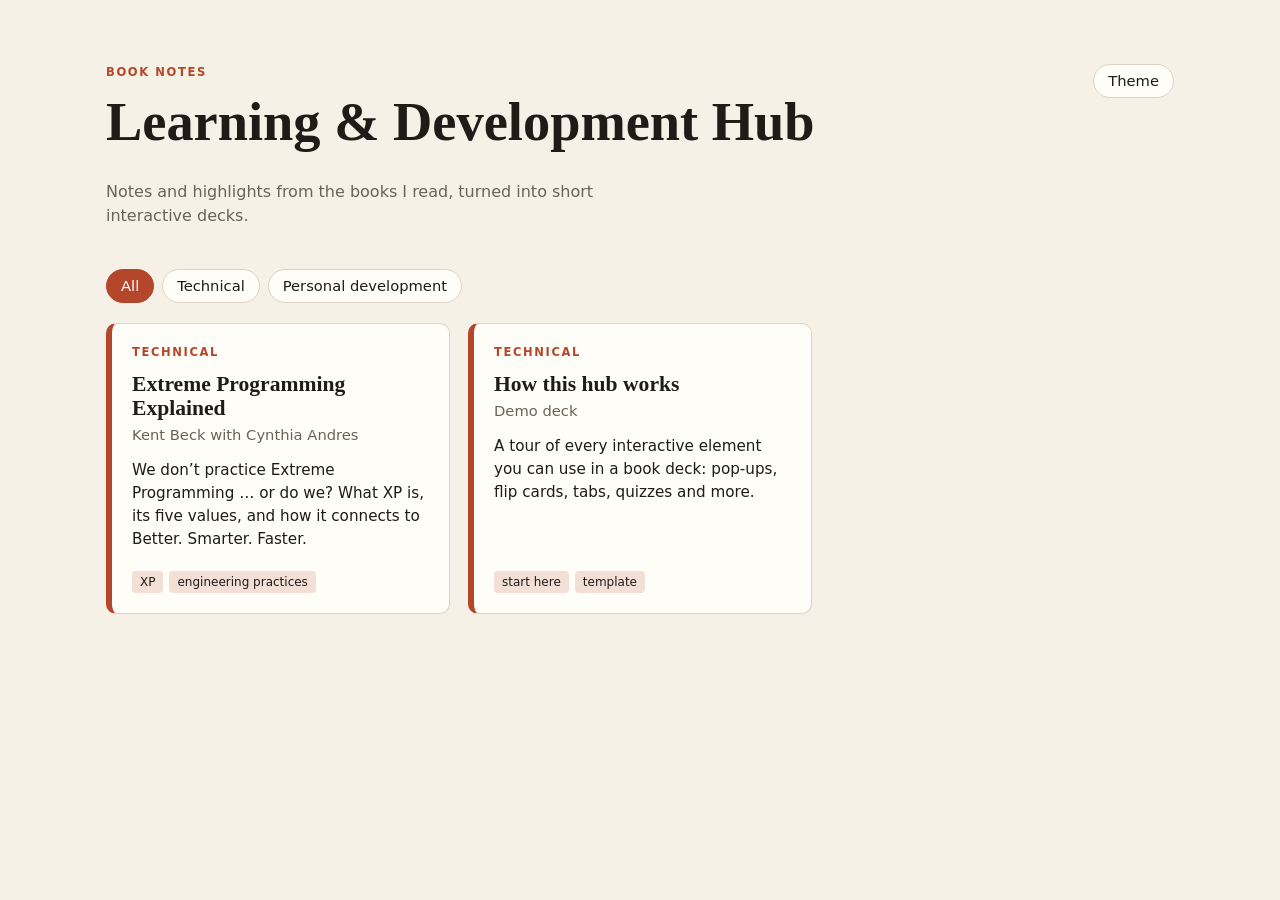
<file: index.html>
<!doctype html>
<html lang="en">
<head>
  <meta charset="utf-8">
  <meta name="viewport" content="width=device-width, initial-scale=1">
  <title>Learning &amp; Development Hub</title>
  <link rel="stylesheet" href="assets/styles.css">
</head>
<body>
  <main class="hub">
    <header class="hub-head">
      <div>
        <div class="kicker">Book notes</div>
        <h1>Learning &amp; Development Hub</h1>
        <p>Notes and highlights from the books I read, turned into short interactive decks.</p>
      </div>
      <button class="chip" data-action="theme" title="Switch light / dark">Theme</button>
    </header>

    <div class="filters" aria-label="Filter by category"></div>
    <div class="book-grid"></div>
  </main>

  <script src="assets/books.js"></script>
  <script src="assets/deck.js"></script>
  <script src="assets/hub.js"></script>
</body>
</html>
</file>
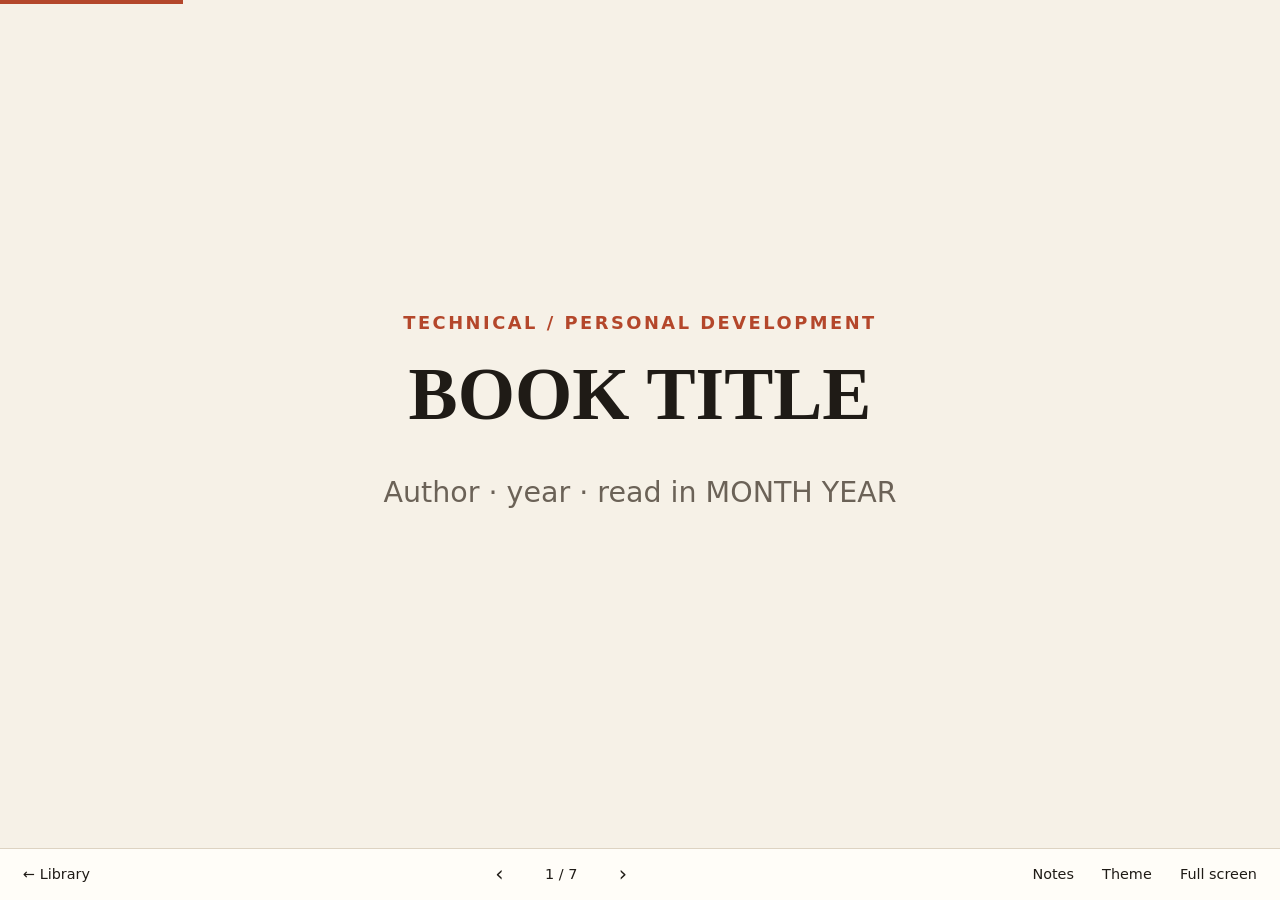
<file: presentations/_template.html>
<!doctype html>
<html lang="en">
<head>
  <meta charset="utf-8">
  <meta name="viewport" content="width=device-width, initial-scale=1">
  <title>BOOK TITLE</title>
  <link rel="stylesheet" href="../assets/styles.css">
</head>
<body class="deck-page">
<!--
  Copy this file, rename it (e.g. deep-work.html), fill in the slides,
  then add an entry to ../assets/books.js.
  Component snippets to copy from: getting-started.html
-->
<main class="deck">

  <section class="slide title">
    <div class="kicker">Technical / Personal development</div>
    <h1>BOOK TITLE</h1>
    <p class="lede">Author &middot; year &middot; read in MONTH YEAR</p>
  </section>

  <section class="slide">
    <div class="kicker">The big idea</div>
    <h2>The book in one sentence</h2>
    <p class="step">Why it matters to me or my team.</p>
    <aside class="notes">Private notes for this slide (press N).</aside>
  </section>

  <section class="slide">
    <div class="kicker">Key concepts</div>
    <h2>Three ideas worth remembering</h2>
    <div class="cards">
      <button class="flip"><span class="flip-front">Concept 1</span><span class="flip-back">Explanation</span></button>
      <button class="flip"><span class="flip-front">Concept 2</span><span class="flip-back">Explanation</span></button>
      <button class="flip"><span class="flip-front">Concept 3</span><span class="flip-back">Explanation</span></button>
    </div>
  </section>

  <section class="slide">
    <div class="kicker">Highlight</div>
    <blockquote class="quote">
      A favourite passage.
      <cite>Chapter / page</cite>
    </blockquote>
    <p><button class="more" data-popup="pop-1">Why I highlighted this</button></p>
    <template id="pop-1">
      <h3>Why I highlighted this</h3>
      <p>Context, caveats, my reaction.</p>
    </template>
  </section>

  <section class="slide">
    <div class="kicker">At our company</div>
    <h2>How this applies to us</h2>
    <div class="tabs">
      <section data-tab="The book says"><p>The principle.</p></section>
      <section data-tab="Where we are today"><p>How we currently do it.</p></section>
      <section data-tab="What we could try"><p>A small, concrete experiment.</p></section>
    </div>
  </section>

  <section class="slide">
    <div class="kicker">Apply it</div>
    <h2>What I will do differently</h2>
    <ul class="actions">
      <li>First action</li>
      <li>Second action</li>
    </ul>
  </section>

  <section class="slide title">
    <div class="kicker">Your turn</div>
    <h2>Want more of this?</h2>
    <p class="lede">Tell me if it was useful and which book should come next.</p>
    <!-- Replace the link with a form, mailto: or chat link -->
    <p><a class="more" href="#">Give feedback</a></p>
  </section>

</main>
<script src="../assets/deck.js"></script>
</body>
</html>
</file>
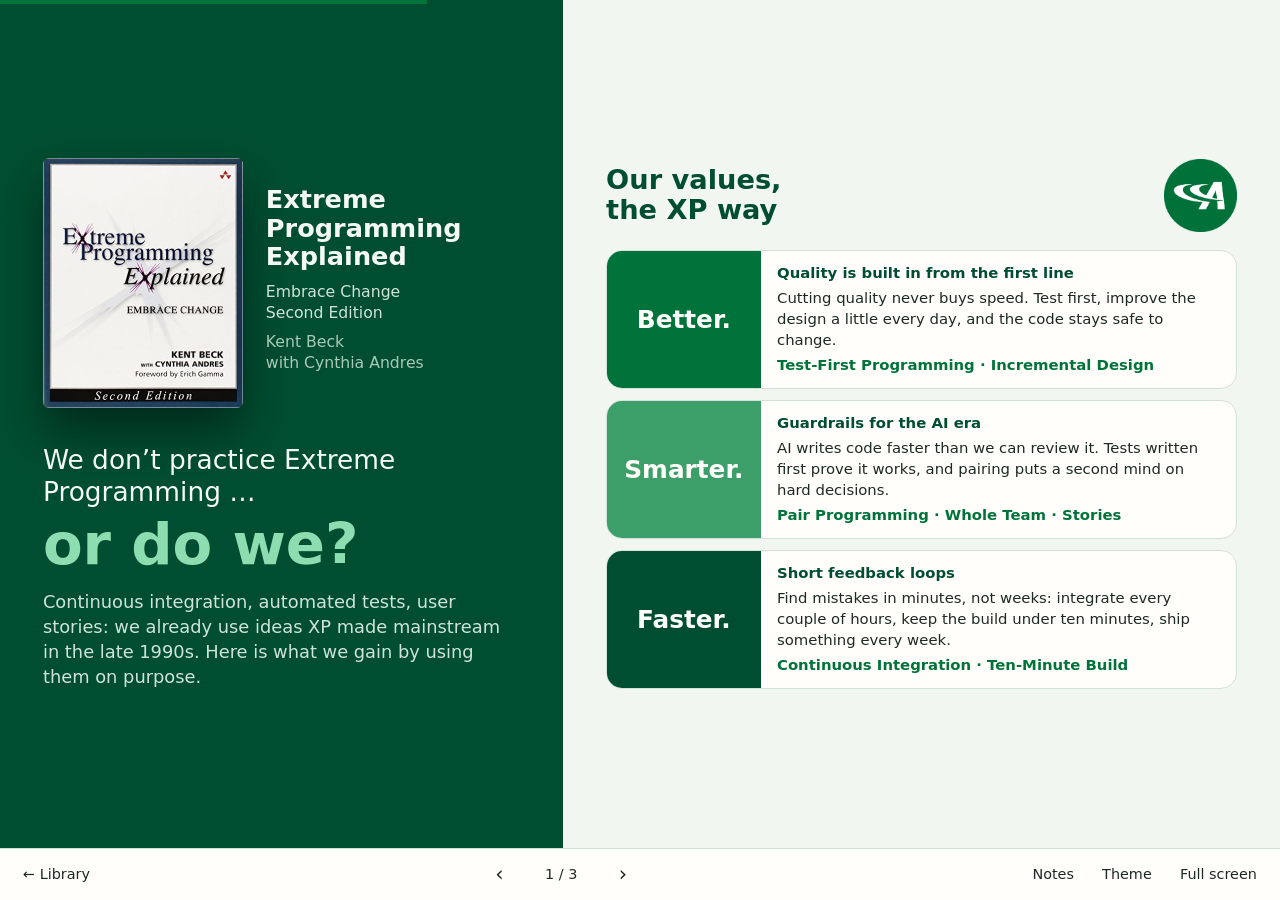
<file: presentations/extreme-programming-explained.html>
<!doctype html>
<html lang="en">
<head>
  <meta charset="utf-8">
  <meta name="viewport" content="width=device-width, initial-scale=1">
  <title>Extreme Programming Explained</title>
  <link rel="stylesheet" href="../assets/styles.css">
  <style>
    /* ---------- Acuity green theme for this deck (colours sampled from the logo files) ---------- */
    :root {
      --paper: #f1f6f1;
      --surface: #fffefa;
      --ink: #1d2a23;
      --muted: #4c6357;
      --line: #d3e2d8;
      --accent: #00733b;
      --accent-ink: #ffffff;
      --accent-soft: #dcebdf;
      --xp-deep: #004e32;   /* headings on light backgrounds */
      --xp-mid: #00733b;
    }
    @media (prefers-color-scheme: dark) {
      :root:not([data-theme="light"]) {
        --paper: #0e1f17; --surface: #16291f; --ink: #eaf3ec; --muted: #a3bdae; --line: #2a4335;
        --accent: #5bc98a; --accent-ink: #06281a; --accent-soft: #1e3a2b;
        --xp-deep: #8eddb0; --xp-mid: #5bc98a;
      }
    }
    :root[data-theme="dark"] {
      --paper: #0e1f17; --surface: #16291f; --ink: #eaf3ec; --muted: #a3bdae; --line: #2a4335;
      --accent: #5bc98a; --accent-ink: #06281a; --accent-soft: #1e3a2b;
      --xp-deep: #8eddb0; --xp-mid: #5bc98a;
    }

    .deck h1, .deck h2, .deck h3, dialog.popup h3 { font-family: var(--sans); font-weight: 700; }
    /* PowerPoint-style scaling: the slide is designed at 1920 x 1080 and every size below is in em,
       so tying 1em to the window (width or height, whichever is tighter) scales the whole slide
       to fit without scrolling. Phones (under 700px wide) fall back to a scrolling layout. */
    .slide {
      font-size: min(1.29vw, calc((100vh - var(--bar-h)) * 0.0241));
      font-size: min(1.29vw, calc((100dvh - var(--bar-h)) * 0.0241));
      padding: 2.9em 3.9em;
    }
    .slide > * { max-width: none; }
    .slide h2 { color: var(--xp-deep); font-size: 1.87em; }
    .lede { font-size: 1.3em; line-height: 1.4; }

    /* ---------- Running header (every slide after the cover) ---------- */
    .slide.has-header { justify-content: flex-start; padding-top: 5.3em; }
    .slide > .xp-header {
      position: absolute; top: 0; left: 0; right: 0;
      max-width: none; margin: 0;
      display: flex; align-items: center; gap: 0.7em;
      padding: 0.7em 5em;
      border-bottom: 1px solid var(--line);
      font-size: 0.78em; color: var(--muted);
    }
    .xp-header img { width: 2em; height: 2em; flex: none; }
    .xp-header b { color: var(--xp-deep); }

    /* ---------- Cover ---------- */
    .slide.xp-cover { padding: 0; }
    .slide.xp-cover.active { display: grid; grid-template-columns: 44% 1fr; grid-template-rows: minmax(100%, auto); }
    .slide.xp-cover > * { max-width: none; margin: 0; width: auto; min-width: 0; }
    .xp-left, .xp-right { display: flex; flex-direction: column; justify-content: center; padding: 2.6em; }
    .xp-left { flex: 0 0 44%; gap: 2.2em; background: #004e32; color: #f5f9f5; }
    .xp-right { flex: 1; gap: 0.7em; }

    .xp-book { display: flex; align-items: center; gap: 1.4em; }
    .xp-book img { width: 12.1em; height: auto; flex: none; border-radius: 6px; box-shadow: 0 24px 48px rgba(0, 0, 0, 0.45); }
    .xp-book h2 { color: #f5f9f5; font-size: 1.55em; margin-bottom: 0.4em; }
    .xp-book p { margin: 0 0 0.5em; color: #cfe3d6; font-size: 0.95em; line-height: 1.35; }
    .xp-book p + p { color: #a9c9b6; }

    .xp-hook p { margin: 0; }
    .xp-hook .lead { font-size: 1.6em; font-weight: 500; line-height: 1.2; }
    .slide .xp-hook h1 { color: #8eddb0; font-weight: 800; font-size: 3.5em; margin: 0.08em 0 0.22em; white-space: nowrap; }
    .xp-hook .sub { font-size: 1.08em; line-height: 1.4; color: #cfe3d6; }

    .xp-right-head { display: flex; align-items: center; justify-content: space-between; gap: 1em; margin-bottom: 0.4em; }
    .slide .xp-right-head h2 { font-size: 1.65em; margin: 0; }
    .xp-right-head img { width: 4.4em; height: 4.4em; flex: none; }

    .xp-value { display: flex; background: var(--surface); border: 1px solid var(--line); border-radius: 16px; overflow: hidden; }
    .xp-value .tile { flex: 0 0 6.2em; display: flex; align-items: center; justify-content: center; font-size: 1.5em; font-weight: 700; color: #fffefa; }
    .xp-value .tile.t1 { background: #00733b; }
    .xp-value .tile.t2 { background: #3c9e68; }
    .xp-value .tile.t3 { background: #004e32; }
    .xp-value .body { flex: 1; min-width: 0; padding: 0.8em 1.1em; font-size: 0.9em; line-height: 1.4; }
    .xp-value .body p { margin: 0 0 0.3em; }
    .xp-value .body p:last-child { margin: 0; }
    .xp-value .tagline { font-weight: 700; color: var(--xp-deep); }
    .xp-value .practices { font-weight: 600; color: var(--xp-mid); }

    /* ---------- "What is XP?" ---------- */
    .xp-cards { flex: 1 0 auto; display: grid; grid-template-columns: repeat(4, 1fr); gap: 1em; margin-bottom: 1.2em; }
    .xp-card { background: var(--surface); border: 1px solid var(--line); border-radius: 16px; overflow: hidden; display: flex; flex-direction: column; }
    .slide .xp-card h3 { margin: 0; padding: 0.6em 0.9em; font-size: 1.5em; color: #fffefa; background: #004e32; }
    .xp-card:nth-child(even) h3 { background: #00733b; }
    .xp-card .body { padding: 1.1em 1.3em; font-size: 1.05em; line-height: 1.45; }
    .xp-card .body p { margin: 0 0 0.8em; }
    .xp-card .body p:last-child { margin: 0; }
    .xp-card .em { font-weight: 600; color: var(--xp-mid); }
    .xp-band { display: flex; align-items: center; gap: 1.4em; background: #004e32; color: #f5f9f5; border-radius: 16px; padding: 1.1em 1.5em; font-size: 1.1em; }
    .xp-band .kicker { color: #8eddb0; margin: 0; white-space: nowrap; }
    .xp-band p { margin: 0; }

    /* ---------- Values ---------- */
    .xp-values { display: grid; grid-template-columns: repeat(5, 1fr); gap: 0.8em; margin-top: 0.4em; }
    .xp-val { background: var(--surface); border: 1px solid var(--line); border-top: 8px solid var(--xp-mid); border-radius: 16px; padding: 1.4em 1.2em 1.5em; min-height: 15em; display: flex; flex-direction: column; align-items: flex-start; gap: 0.5em; }
    .xp-val .n { font-size: 0.8em; font-weight: 700; color: var(--muted); font-variant-numeric: tabular-nums; }
    .slide .xp-val h3 { font-size: 1.4em; margin: 0 0 0.6em; color: var(--xp-deep); }
    .xp-val .more { margin-top: auto; }
    .xp-tip { font-size: 0.78em; margin-bottom: 2.6em; color: var(--muted); }
    .xp-others { display: flex; align-items: baseline; gap: 1.2em; margin-top: 2.2em; padding-top: 1.1em; border-top: 1px solid var(--line); }
    .xp-others .kicker { margin: 0; white-space: nowrap; }
    .xp-others p { margin: 0; }

    @media (max-width: 700px) {
      .slide { font-size: 1rem; padding: 1.5em 1em; }
      .slide.has-header { padding-top: 4.6em; }
      .slide > .xp-header { padding: 0.7em 1.3em; }
      .slide.xp-cover { padding: 0; }
      .xp-left, .xp-right { padding: 1.5em 1em; }
      .xp-book img { width: 8em; }
      .slide .xp-hook h1 { font-size: 2.6em; }
      .slide.xp-cover.active { grid-template-columns: 1fr; grid-template-rows: auto; }
      .xp-cards { grid-template-columns: repeat(2, 1fr); }
      .xp-values { grid-template-columns: repeat(auto-fit, minmax(170px, 1fr)); }
      .xp-band { flex-direction: column; align-items: flex-start; gap: 0.4em; }
    }
    @media (max-width: 560px) {
      .xp-value { flex-direction: column; }
      .xp-value .tile { flex: none; padding: 0.3em 0; }
      .xp-cards { grid-template-columns: 1fr; }
    }
  </style>
</head>
<body class="deck-page">
<main class="deck">

  <!-- 1. Cover: the hook and the link to Better. Smarter. Faster. -->
  <section class="slide xp-cover" data-title="We don’t practice Extreme Programming … or do we?">
    <div class="xp-left">
      <div class="xp-book">
        <img src="../assets/xp-cover.jpg" alt="Cover of Extreme Programming Explained: Embrace Change, Second Edition, by Kent Beck with Cynthia Andres">
        <div>
          <h2>Extreme Programming Explained</h2>
          <p>Embrace Change<br>Second Edition</p>
          <p>Kent Beck<br>with Cynthia Andres</p>
        </div>
      </div>
      <div class="xp-hook">
        <p class="lead">We don’t practice Extreme Programming …</p>
        <h1>or do we?</h1>
        <p class="sub">Continuous integration, automated tests, user stories: we already use ideas XP made mainstream in the late 1990s. Here is what we gain by using them on purpose.</p>
      </div>
    </div>
    <div class="xp-right">
      <div class="xp-right-head">
        <h2>Our values,<br>the XP way</h2>
        <img src="../assets/acuity-logo.png" alt="Acuity logo">
      </div>
      <div class="xp-value">
        <div class="tile t1">Better.</div>
        <div class="body">
          <p class="tagline">Quality is built in from the first line</p>
          <p>Cutting quality never buys speed. Test first, improve the design a little every day, and the code stays safe to change.</p>
          <p class="practices">Test-First Programming · Incremental Design</p>
        </div>
      </div>
      <div class="xp-value">
        <div class="tile t2">Smarter.</div>
        <div class="body">
          <p class="tagline">Guardrails for the AI era</p>
          <p>AI writes code faster than we can review it. Tests written first prove it works, and pairing puts a second mind on hard decisions.</p>
          <p class="practices">Pair Programming · Whole Team · Stories</p>
        </div>
      </div>
      <div class="xp-value">
        <div class="tile t3">Faster.</div>
        <div class="body">
          <p class="tagline">Short feedback loops</p>
          <p>Find mistakes in minutes, not weeks: integrate every couple of hours, keep the build under ten minutes, ship something every week.</p>
          <p class="practices">Continuous Integration · Ten-Minute Build</p>
        </div>
      </div>
    </div>
    <aside class="notes">Open with the question: we don’t practice Extreme Programming … or do we? Then walk the three values. Better: Beck argues quality is not a dial you turn down to go faster; test-first programming and incremental design keep the code safe to change. Smarter: with AI writing code quickly, tests are how we know it is right, and pairing, the whole team and small stories keep us building the right thing. Faster: continuous integration, the ten-minute build and the weekly cycle shorten the loop between a mistake and finding it. The green line on each row names the XP practices from the book.</aside>
  </section>

  <!-- 2. What is XP? -->
  <section class="slide has-header" data-title="What is XP?">
    <header class="xp-header">
      <img src="../assets/acuity-logo.png" alt="Acuity logo">
      <span><b>Extreme Programming Explained</b> · Kent Beck with Cynthia Andres</span>
    </header>
    <h2>What is XP?</h2>
    <p class="lede">XP is a style of software development that focuses on the excellent application of programming techniques, clear communication, and teamwork.</p>
    <div class="kicker">XP includes</div>
    <div class="xp-cards">
      <div class="xp-card">
        <h3>Values</h3>
        <div class="body">
          <p>A philosophy of software development based on five values.</p>
          <p class="em">Communication · Feedback · Simplicity · Courage · Respect</p>
        </div>
      </div>
      <div class="xp-card">
        <h3>Practices</h3>
        <div class="body">
          <p>A body of practices proven useful in improving software development.</p>
          <p class="em">They complement each other and express the values.</p>
        </div>
      </div>
      <div class="xp-card">
        <h3>Principles</h3>
        <div class="body">
          <p>Intellectual techniques for translating the values into practice.</p>
          <p class="em">For when no practice fits your particular problem.</p>
        </div>
      </div>
      <div class="xp-card">
        <h3>Community</h3>
        <div class="body">
          <p>People who share these values and many of the same practices.</p>
        </div>
      </div>
    </div>
    <div class="xp-band">
      <div class="kicker">Who it is for</div>
      <p>A lightweight methodology for small-to-medium-sized teams developing software in the face of vague or rapidly changing requirements.</p>
    </div>
    <aside class="notes">XP has four parts: values, practices, principles and a community. The values are what we care about, the practices are what we do day to day, and the principles bridge the two when no practice fits. Beck also describes XP in more personal terms: giving up old, ineffective technical and social habits in favor of new ones that work; fully appreciating yourself for total effort today; striving to do better tomorrow; evaluating yourself by your contribution to the team’s shared goals; and asking to get some of your human needs met through software development.</aside>
  </section>

  <!-- 3. Values: one card per value, each with a pop-up -->
  <section class="slide has-header" data-title="Values">
    <header class="xp-header">
      <img src="../assets/acuity-logo.png" alt="Acuity logo">
      <span><b>Extreme Programming Explained</b> · Kent Beck with Cynthia Andres</span>
    </header>
    <h2>Values</h2>
    <p class="lede">XP embraces five values to guide development: communication, simplicity, feedback, courage, and respect.</p>
    <p class="xp-tip"><span>Select <b>+ Learn more</b> on any value to open the details.</span></p>
    <div class="xp-values">
      <div class="xp-val">
        <span class="n">01</span>
        <h3>Communication</h3>
        <button class="more" data-popup="val-communication" aria-label="Learn more about Communication">Learn more</button>
      </div>
      <div class="xp-val">
        <span class="n">02</span>
        <h3>Simplicity</h3>
        <button class="more" data-popup="val-simplicity" aria-label="Learn more about Simplicity">Learn more</button>
      </div>
      <div class="xp-val">
        <span class="n">03</span>
        <h3>Feedback</h3>
        <button class="more" data-popup="val-feedback" aria-label="Learn more about Feedback">Learn more</button>
      </div>
      <div class="xp-val">
        <span class="n">04</span>
        <h3>Courage</h3>
        <button class="more" data-popup="val-courage" aria-label="Learn more about Courage">Learn more</button>
      </div>
      <div class="xp-val">
        <span class="n">05</span>
        <h3>Respect</h3>
        <button class="more" data-popup="val-respect" aria-label="Learn more about Respect">Learn more</button>
      </div>
    </div>
    <div class="xp-others">
      <div class="kicker">Others</div>
      <p>Other important values include safety, security, predictability, and quality-of-life.</p>
    </div>

    <!-- Pop-up content for each value -->
    <template id="val-communication">
      <h3>Communication</h3>
      <p><b>What matters most in team software development is communication.</b></p>
      <ul>
        <li><b>It is not behind every problem.</b> Sometimes a problem is caused by a lack of knowledge rather than a lack of communication.</li>
        <li><b>It is how problems get solved.</b> Once you find a surprising problem, communication can help you solve it.</li>
        <li><b>It builds the team.</b> Communication is important for creating a sense of team and effective cooperation.</li>
      </ul>
      <p class="muted">XP practices that build it: Sit Together · Whole Team · Pair Programming · Informative Workspace</p>
    </template>
    <template id="val-simplicity">
      <h3>Simplicity</h3>
      <p><b>Simplicity is the most intensely intellectual of the XP values.</b></p>
      <ul>
        <li><b>It is hard work.</b> Making a system simple enough to gracefully solve only today’s problem takes real effort.</li>
        <li><b>It depends on context.</b> Simplicity only makes sense in context.</li>
        <li><b>It works with communication.</b> Better communication removes unneeded or deferrable requirements from today’s concerns, and a simpler system gives you that much less to communicate about.</li>
      </ul>
      <p class="muted">XP practices that build it: Incremental Design · Stories</p>
    </template>
    <template id="val-feedback">
      <h3>Feedback</h3>
      <p><b>Change is inevitable, but change creates the need for feedback.</b></p>
      <ul>
        <li><b>It favours improvement over perfection.</b> We use feedback to get closer to our goals rather than expecting instant perfection.</li>
        <li><b>It should be fast.</b> XP teams generate as much feedback as they can handle, as quickly as possible. The sooner you know, the sooner you can adapt.</li>
        <li><b>It works with the other values.</b> Feedback is a critical part of communication, and the simpler the system, the easier it is to get feedback about it.</li>
      </ul>
      <p class="muted">XP practices that build it: Test-First Programming · Continuous Integration · Weekly Cycle</p>
    </template>
    <template id="val-courage">
      <h3>Courage</h3>
      <p><b>Courage is effective action in the face of fear.</b></p>
      <ul>
        <li><b>It can mean acting.</b> If you know what the problem is, do something about it.</li>
        <li><b>It can mean waiting.</b> If you know there is a problem but not what it is, it takes courage to wait for the real problem to emerge distinctly.</li>
        <li><b>It works with the other values.</b> Courage alone is dangerous. Speaking truths, pleasant or unpleasant, fosters communication and trust; discarding failing solutions encourages simplicity; seeking real, concrete answers creates feedback.</li>
      </ul>
      <p class="muted">XP practices that build it: Test-First Programming · Incremental Design · Pair Programming</p>
    </template>
    <template id="val-respect">
      <h3>Respect</h3>
      <p><b>Respect lies below the surface of the other four values.</b></p>
      <ul>
        <li><b>It means caring about each other.</b> If members of a team don’t care about each other and what they are doing, XP won’t work.</li>
        <li><b>It means caring about the work.</b> If members of a team don’t care about a project, nothing can save it.</li>
        <li><b>It works with the other values.</b> Communication, simplicity, feedback and courage all point to respect.</li>
      </ul>
      <p class="muted">XP practices that build it: Whole Team · Sit Together · Energized Work</p>
    </template>
  </section>

</main>
<script src="../assets/deck.js"></script>
</body>
</html>
</file>
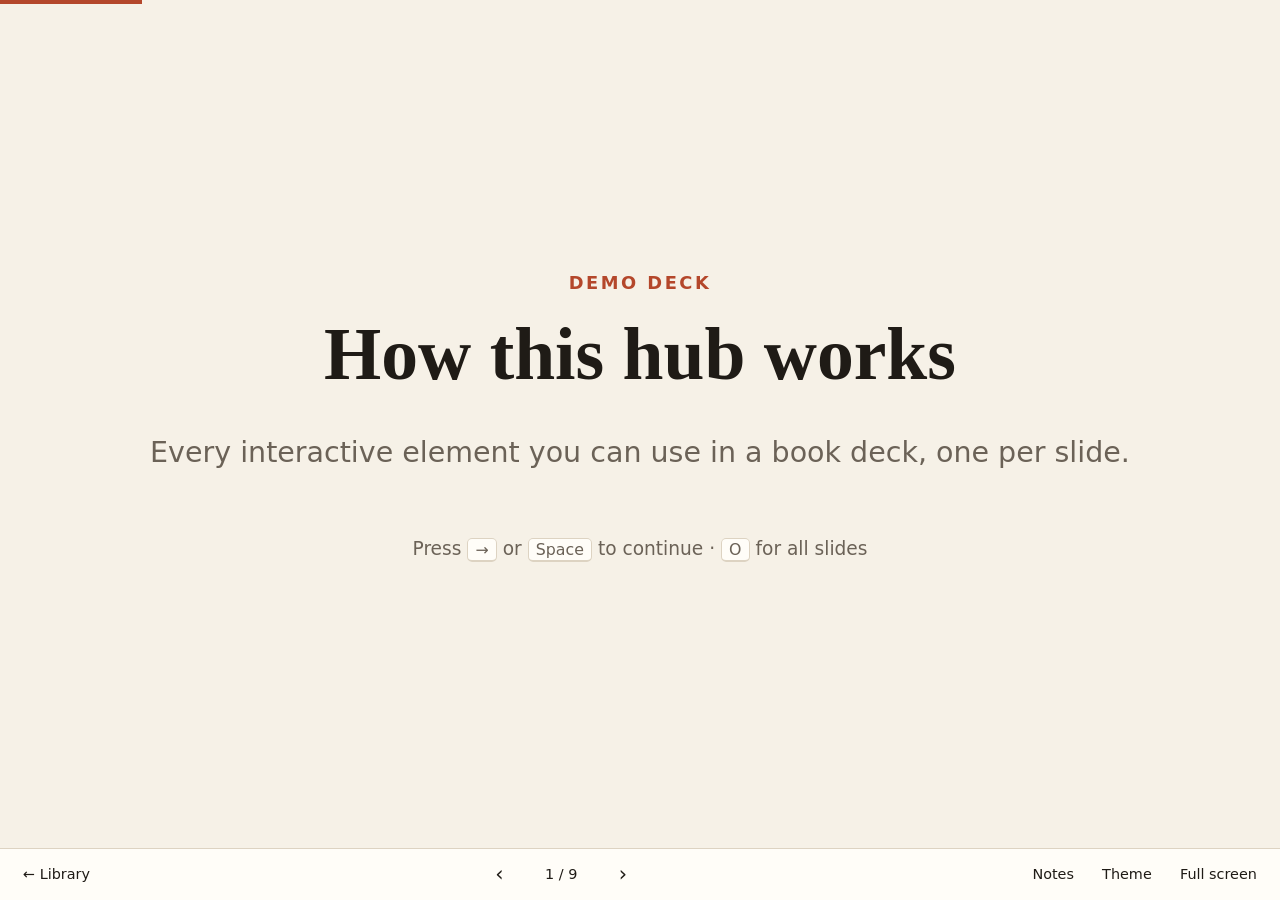
<file: presentations/getting-started.html>
<!doctype html>
<html lang="en">
<head>
  <meta charset="utf-8">
  <meta name="viewport" content="width=device-width, initial-scale=1">
  <title>How this hub works</title>
  <link rel="stylesheet" href="../assets/styles.css">
</head>
<body class="deck-page">
<main class="deck">

  <!-- 1. Title -->
  <section class="slide title">
    <div class="kicker">Demo deck</div>
    <h1>How this hub works</h1>
    <p class="lede">Every interactive element you can use in a book deck, one per slide.</p>
    <p class="hint">Press <kbd>&rarr;</kbd> or <kbd>Space</kbd> to continue &middot; <kbd>O</kbd> for all slides</p>
    <aside class="notes">Notes like this one are private to each slide. Press N to show or hide them.</aside>
  </section>

  <!-- 2. Step reveal -->
  <section class="slide">
    <div class="kicker">Step reveal</div>
    <h2>One idea at a time</h2>
    <p>Add <code>class="step"</code> to anything and it waits for the next key press.</p>
    <ul>
      <li class="step">Good for walking through an argument in the order the author builds it.</li>
      <li class="step">Good for a question first, answer second.</li>
      <li class="step">Going back with <kbd>&larr;</kbd> hides steps again, one by one.</li>
    </ul>
  </section>

  <!-- 3. Pop-ups and term tooltips -->
  <section class="slide">
    <div class="kicker">Pop-ups &amp; definitions</div>
    <h2>Keep the slide short, put the depth behind a click</h2>
    <blockquote class="quote">
      A highlight goes on the slide. The page of context around it goes in a pop-up.
      <cite>Your book, chapter 3</cite>
    </blockquote>
    <p>
      <button class="more" data-popup="pop-context">Context for this quote</button>
    </p>
    <p>
      Any phrase can be a trigger too, like <span data-popup="pop-example">this highlighted one</span>.
      For a quick definition, hover or tap a
      <span class="term" data-def="A short definition shown on hover, focus or tap. Best for jargon and acronyms.">term</span>
      instead.
    </p>

    <template id="pop-context">
      <h3>Context for this quote</h3>
      <p>Pop-up content lives in a <code>&lt;template&gt;</code> next to the slide. It can hold anything: paragraphs, lists, images, a longer excerpt, a link to the source.</p>
      <ul>
        <li>Where in the book it appears</li>
        <li>Why you highlighted it</li>
        <li>A counter-argument or caveat</li>
      </ul>
      <p class="muted">Close with Esc, the &times; button, or a click outside.</p>
    </template>
    <template id="pop-example">
      <h3>Inline triggers</h3>
      <p>Add <code>data-popup="some-id"</code> to any element and it opens the template with that id.</p>
    </template>
  </section>

  <!-- 4. Flip cards -->
  <section class="slide">
    <div class="kicker">Flip cards</div>
    <h2>Concept on the front, explanation on the back</h2>
    <div class="cards">
      <button class="flip">
        <span class="flip-front">Key concept</span>
        <span class="flip-back">The author's definition in one or two sentences, in your own words.</span>
      </button>
      <button class="flip">
        <span class="flip-front">A question the book asks</span>
        <span class="flip-back">Try to answer before flipping. Recalling an answer sticks better than re-reading it.</span>
      </button>
      <button class="flip">
        <span class="flip-front">A common mistake</span>
        <span class="flip-back">What the book recommends doing instead.</span>
      </button>
    </div>
  </section>

  <!-- 5. Tabs -->
  <section class="slide">
    <div class="kicker">Tabs</div>
    <h2>Same idea, three angles</h2>
    <div class="tabs">
      <section data-tab="The book says">
        <p>Summarise the author's position here. Tabs suit comparisons: before / after, option A / option B, theory / practice.</p>
      </section>
      <section data-tab="My take">
        <p>Where you agree, where you don't, and what you would add from your own experience.</p>
      </section>
      <section data-tab="At work">
        <p>One concrete situation on your team where this applies, and what you would do differently.</p>
      </section>
    </div>
  </section>

  <!-- 6. Go deeper -->
  <section class="slide">
    <div class="kicker">Go deeper</div>
    <h2>Optional detail that stays out of the way</h2>
    <details class="deeper">
      <summary>The evidence behind the claim</summary>
      <p>Studies, numbers or the case the author uses. Collapsed by default so the slide stays readable when presenting.</p>
    </details>
    <details class="deeper">
      <summary>A worked example</summary>
      <p>Code, a calculation, or a step-by-step walk through the technique.</p>
    </details>
    <details class="deeper">
      <summary>Related books</summary>
      <p>Links to other decks in the library that cover the same ground.</p>
    </details>
  </section>

  <!-- 7. Quiz -->
  <section class="slide">
    <div class="kicker">Self-check</div>
    <h2>Test the takeaway</h2>
    <div class="quiz">
      <p class="quiz-q">Where does the long explanation of a highlight belong?</p>
      <button class="opt">On the slide, in a smaller font</button>
      <button class="opt" data-correct>In a pop-up or a "go deeper" section</button>
      <button class="opt">Nowhere, leave it out</button>
      <p class="quiz-why">Slides carry the headline; the detail stays one click away for whoever wants it.</p>
    </div>
  </section>

  <!-- 8. Actions -->
  <section class="slide">
    <div class="kicker">Action checklist</div>
    <h2>What I will actually do</h2>
    <p>Ticks are remembered in this browser, so the deck doubles as a follow-up list.</p>
    <ul class="actions" data-key="next-steps">
      <li>Copy <code>presentations/_template.html</code> for my first book</li>
      <li>Add the book to <code>assets/books.js</code> so it shows in the library</li>
      <li>Pick the three highlights worth a slide each</li>
    </ul>
  </section>

  <!-- 9. Wrap-up -->
  <section class="slide">
    <div class="kicker">Reference</div>
    <h2>Shortcuts</h2>
    <div class="cols">
      <ul>
        <li><kbd>&rarr;</kbd> <kbd>Space</kbd> next step or slide</li>
        <li><kbd>&larr;</kbd> back</li>
        <li><kbd>Home</kbd> / <kbd>End</kbd> first / last slide</li>
        <li>Swipe left or right on a touch screen</li>
      </ul>
      <ul>
        <li><kbd>O</kbd> all slides</li>
        <li><kbd>N</kbd> my notes</li>
        <li><kbd>T</kbd> light / dark</li>
        <li><kbd>F</kbd> full screen &middot; <kbd>Ctrl</kbd>+<kbd>P</kbd> prints to PDF</li>
      </ul>
    </div>
    <aside class="notes">The address bar tracks the slide number (#9 here), so you can link a colleague straight to one slide.</aside>
  </section>

</main>
<script src="../assets/deck.js"></script>
</body>
</html>
</file>
<file: assets/styles.css>
/* ==========================================================================
   Learning & Development Hub — shared styles for the library page and decks.
   No build step, no external fonts: works offline and from file://.
   ========================================================================== */

/* ---------- Tokens ---------- */
:root {
  --paper: #f6f1e7;
  --surface: #fffdf8;
  --ink: #1f1b16;
  --muted: #6b6257;
  --line: #ddd3c2;
  --accent: #b4472b;
  --accent-ink: #ffffff;
  --accent-soft: #f3dfd6;
  --good: #2f7d4f;
  --bad: #b3372f;
  --shadow: 0 10px 30px rgba(40, 28, 12, 0.12);
  --serif: "Iowan Old Style", "Palatino Linotype", Palatino, Georgia, serif;
  --sans: "Segoe UI", system-ui, -apple-system, Roboto, "Helvetica Neue", sans-serif;
  --bar-h: 52px;
  color-scheme: light;
}

@media (prefers-color-scheme: dark) {
  :root:not([data-theme="light"]) {
    --paper: #16130f;
    --surface: #211d17;
    --ink: #efe8db;
    --muted: #a3988a;
    --line: #3a332a;
    --accent: #e0795c;
    --accent-ink: #1a120e;
    --accent-soft: #3a251d;
    --good: #6fbf8c;
    --bad: #e98078;
    --shadow: 0 10px 30px rgba(0, 0, 0, 0.45);
    color-scheme: dark;
  }
}
:root[data-theme="dark"] {
  --paper: #16130f;
  --surface: #211d17;
  --ink: #efe8db;
  --muted: #a3988a;
  --line: #3a332a;
  --accent: #e0795c;
  --accent-ink: #1a120e;
  --accent-soft: #3a251d;
  --good: #6fbf8c;
  --bad: #e98078;
  --shadow: 0 10px 30px rgba(0, 0, 0, 0.45);
  color-scheme: dark;
}

/* ---------- Base ---------- */
*, *::before, *::after { box-sizing: border-box; }
html { -webkit-text-size-adjust: 100%; }
body {
  margin: 0;
  background: var(--paper);
  color: var(--ink);
  font-family: var(--sans);
  line-height: 1.5;
}
h1, h2, h3 { font-family: var(--serif); line-height: 1.12; margin: 0 0 0.5em; font-weight: 600; text-wrap: balance; }
p { margin: 0 0 0.8em; }
a { color: var(--accent); }
button { font: inherit; color: inherit; }
:focus-visible { outline: 3px solid var(--accent); outline-offset: 2px; }

.kicker {
  font-family: var(--sans);
  font-size: 0.72em;
  font-weight: 700;
  letter-spacing: 0.14em;
  text-transform: uppercase;
  color: var(--accent);
  margin-bottom: 0.9em;
}
.muted { color: var(--muted); }

/* ==========================================================================
   Library (index.html)
   ========================================================================== */
.hub { max-width: 1100px; margin: 0 auto; padding: clamp(24px, 5vw, 64px) 16px 64px; }
.hub-head { display: flex; align-items: flex-start; justify-content: space-between; gap: 16px; }
.hub-head h1 { font-size: clamp(2rem, 5vw, 3.4rem); }
.hub-head p { color: var(--muted); max-width: 56ch; }

.chip {
  border: 1px solid var(--line);
  background: var(--surface);
  border-radius: 999px;
  padding: 0.35em 0.95em;
  cursor: pointer;
  font-size: 0.92rem;
  white-space: nowrap;
}
.chip:hover { border-color: var(--accent); }
.chip[aria-pressed="true"] { background: var(--accent); border-color: var(--accent); color: var(--accent-ink); }
.filters { display: flex; flex-wrap: wrap; gap: 8px; margin: 28px 0 20px; }

.book-grid { display: grid; grid-template-columns: repeat(auto-fill, minmax(260px, 1fr)); gap: 18px; }
.book {
  display: flex;
  flex-direction: column;
  background: var(--surface);
  border: 1px solid var(--line);
  border-left: 6px solid var(--accent);
  border-radius: 10px;
  padding: 20px;
  text-decoration: none;
  color: inherit;
  transition: transform 0.15s ease, box-shadow 0.15s ease;
}
.book:hover { transform: translateY(-3px); box-shadow: var(--shadow); }
.book h2 { font-size: 1.35rem; margin-bottom: 0.2em; }
.book .author { color: var(--muted); font-size: 0.92rem; margin-bottom: 0.9em; }
.book .summary { font-size: 0.95rem; flex: 1; }
.book .tags { display: flex; flex-wrap: wrap; gap: 6px; margin-top: 8px; }
.book .tag { font-size: 0.75rem; background: var(--accent-soft); border-radius: 4px; padding: 2px 8px; }
.empty { color: var(--muted); padding: 32px 0; }

/* ==========================================================================
   Deck
   ========================================================================== */
body.deck-page { height: 100vh; height: 100dvh; overflow: hidden; }
.deck { position: relative; height: 100%; }

.slide {
  position: absolute;
  inset: 0 0 var(--bar-h) 0;
  display: none;
  flex-direction: column;
  justify-content: safe center;
  overflow: auto;
  padding: clamp(24px, 5vw, 72px) clamp(16px, 6vw, 96px);
  font-size: clamp(1rem, 0.75rem + 1vw, 1.55rem);
}
.slide.active { display: flex; animation: slide-in 0.3s ease; }
.slide > * { width: 100%; max-width: 1100px; margin-inline: auto; flex-shrink: 0; }
@keyframes slide-in { from { opacity: 0; transform: translateY(10px); } to { opacity: 1; transform: none; } }

.slide h1 { font-size: clamp(2.2rem, 1rem + 5vw, 4.6rem); }
.slide h2 { font-size: clamp(1.6rem, 1rem + 2.6vw, 2.9rem); }
.slide h3 { font-size: 1.15em; }
.slide ul, .slide ol { margin: 0 0 0.8em; padding-left: 1.2em; }
.slide li { margin-bottom: 0.45em; }
.slide li::marker { color: var(--accent); }

.slide.title { text-align: center; }
.slide.title .lede { font-size: 1.15em; color: var(--muted); }
.hint { font-size: 0.75em; color: var(--muted); margin-top: 2em; }
kbd {
  font-family: var(--sans);
  font-size: 0.85em;
  border: 1px solid var(--line);
  border-bottom-width: 2px;
  border-radius: 5px;
  padding: 0.05em 0.45em;
  background: var(--surface);
}

.cols { display: grid; grid-template-columns: repeat(auto-fit, minmax(260px, 1fr)); gap: 1.5em; align-items: start; }
.cards { display: grid; grid-template-columns: repeat(auto-fit, minmax(210px, 1fr)); gap: 1em; }

/* ---------- Step reveal: add class="step" to anything ---------- */
.step { opacity: 0; visibility: hidden; transform: translateY(8px); transition: opacity 0.3s ease, transform 0.3s ease, visibility 0s 0.3s; }
.step.shown { opacity: 1; visibility: visible; transform: none; transition-delay: 0s; }

/* ---------- Quote ---------- */
.quote {
  margin: 0 auto 1em;
  padding: 0.2em 0 0.2em 1em;
  border-left: 5px solid var(--accent);
  font-family: var(--serif);
  font-size: 1.35em;
  line-height: 1.3;
}
.quote cite { display: block; margin-top: 0.6em; font-family: var(--sans); font-size: 0.55em; font-style: normal; color: var(--muted); }

/* ---------- Popup trigger + dialog ---------- */
.more {
  display: inline-flex;
  align-items: center;
  gap: 0.4em;
  border: 1px solid var(--accent);
  background: transparent;
  color: var(--accent);
  border-radius: 999px;
  padding: 0.25em 0.9em;
  font-size: 0.8em;
  font-weight: 600;
  cursor: pointer;
  width: auto;
  text-decoration: none;
}
a.more::before { content: none; }
.more::before { content: "+"; font-weight: 700; }
.more:hover { background: var(--accent); color: var(--accent-ink); }
[data-popup]:not(.more):not(button) { cursor: pointer; background: var(--accent-soft); border-radius: 4px; padding: 0 0.2em; }

dialog.popup {
  border: 1px solid var(--line);
  border-radius: 14px;
  background: var(--surface);
  color: var(--ink);
  padding: 0;
  width: min(640px, calc(100vw - 32px));
  max-height: calc(100dvh - 48px);
  box-shadow: var(--shadow);
}
dialog.popup::backdrop { background: rgba(15, 10, 5, 0.55); }
.popup-inner { padding: 28px 28px 20px; position: relative; }
.popup-inner h3 { font-size: 1.5rem; padding-right: 1.5em; }
.popup-close {
  position: absolute;
  top: 10px;
  right: 10px;
  width: 36px;
  height: 36px;
  border: 0;
  border-radius: 50%;
  background: transparent;
  font-size: 1.5rem;
  line-height: 1;
  cursor: pointer;
}
.popup-close:hover { background: var(--accent-soft); }
.overview-list { list-style: none; margin: 0; padding: 0; }
.overview-list button { display: flex; gap: 0.8em; width: 100%; text-align: left; border: 0; background: transparent; padding: 0.55em 0.6em; border-radius: 8px; cursor: pointer; }
.overview-list button:hover, .overview-list button[aria-current="true"] { background: var(--accent-soft); }
.overview-list .n { color: var(--muted); min-width: 1.6em; font-variant-numeric: tabular-nums; }

/* ---------- Term tooltip: <span class="term" data-def="..."> ---------- */
.term { position: relative; border-bottom: 2px dotted var(--accent); cursor: help; }
.term:hover::after, .term:focus::after {
  content: attr(data-def);
  position: absolute;
  left: 0;
  top: calc(100% + 6px);
  z-index: 5;
  width: max-content;
  max-width: min(320px, 70vw);
  background: var(--ink);
  color: var(--paper);
  padding: 0.55em 0.75em;
  border-radius: 8px;
  font: 400 0.78em/1.4 var(--sans);
  box-shadow: var(--shadow);
}

/* ---------- Flip card ---------- */
.flip {
  position: relative;
  min-height: 11em;
  padding: 0;
  border: 0;
  background: transparent;
  text-align: left;
  cursor: pointer;
  perspective: 1200px;
}
.flip-front, .flip-back {
  position: absolute;
  inset: 0;
  display: flex;
  flex-direction: column;
  justify-content: center;
  padding: 1em 1.1em;
  border: 1px solid var(--line);
  border-radius: 12px;
  backface-visibility: hidden;
  transition: transform 0.5s ease;
  overflow: auto;
}
.flip-front { background: var(--surface); font-family: var(--serif); font-size: 1.2em; font-weight: 600; }
.flip-front::after { content: "tap to flip"; font: 400 0.5em var(--sans); color: var(--muted); margin-top: 0.8em; letter-spacing: 0.06em; text-transform: uppercase; }
.flip-back { background: var(--accent); border-color: var(--accent); color: var(--accent-ink); font-size: 0.82em; transform: rotateY(-180deg); }
.flip[aria-pressed="true"] .flip-front { transform: rotateY(180deg); }
.flip[aria-pressed="true"] .flip-back { transform: rotateY(0); }

/* ---------- Tabs ---------- */
.tabs-bar { display: flex; flex-wrap: wrap; gap: 6px; margin-bottom: 0.9em; }
.tabs-bar button { border: 1px solid var(--line); background: var(--surface); border-radius: 8px; padding: 0.3em 0.9em; font-size: 0.85em; cursor: pointer; }
.tabs-bar button[aria-selected="true"] { background: var(--accent); border-color: var(--accent); color: var(--accent-ink); }
.tabs > section { background: var(--surface); border: 1px solid var(--line); border-radius: 12px; padding: 1em 1.2em; min-height: 7em; }
.tabs > section > :last-child { margin-bottom: 0; }

/* ---------- Go deeper: <details class="deeper"> ---------- */
.deeper { border: 1px solid var(--line); border-radius: 10px; background: var(--surface); margin-bottom: 0.6em; }
.deeper summary { cursor: pointer; padding: 0.6em 1em; font-weight: 600; }
.deeper summary::marker { color: var(--accent); }
.deeper > :not(summary) { padding: 0 1em; font-size: 0.9em; }
.deeper[open] { padding-bottom: 0.4em; }

/* ---------- Quiz ---------- */
.quiz { display: grid; gap: 0.5em; }
.quiz-q { font-family: var(--serif); font-size: 1.2em; font-weight: 600; margin-bottom: 0.3em; }
.quiz .opt { text-align: left; border: 1px solid var(--line); background: var(--surface); border-radius: 10px; padding: 0.55em 1em; cursor: pointer; }
.quiz:not(.answered) .opt:not(.wrong):hover { border-color: var(--accent); }
.quiz .opt.wrong { border-color: var(--bad); color: var(--bad); text-decoration: line-through; cursor: default; }
.quiz .opt.correct { border-color: var(--good); background: var(--good); color: #fff; }
.quiz.answered .opt { cursor: default; }
.quiz-why { display: none; margin: 0.4em 0 0; font-size: 0.9em; color: var(--muted); }
.quiz.answered .quiz-why { display: block; }

/* ---------- Action checklist (saved in this browser) ---------- */
.actions { list-style: none; padding: 0 !important; }
.actions label { display: flex; gap: 0.7em; align-items: flex-start; padding: 0.5em 0.8em; border: 1px solid var(--line); border-radius: 10px; background: var(--surface); cursor: pointer; }
.actions input { width: 1.15em; height: 1.15em; margin-top: 0.2em; accent-color: var(--accent); flex-shrink: 0; }
.actions input:checked + span { color: var(--muted); text-decoration: line-through; }

/* ---------- Deck chrome ---------- */
.progress { position: fixed; inset: 0 0 auto 0; height: 4px; z-index: 10; }
.progress span { display: block; height: 100%; width: 0; background: var(--accent); transition: width 0.3s ease; }

.bar {
  position: fixed;
  inset: auto 0 0 0;
  height: var(--bar-h);
  display: flex;
  align-items: center;
  gap: 6px;
  padding: 0 12px;
  background: var(--surface);
  border-top: 1px solid var(--line);
  font-size: 0.9rem;
  z-index: 10;
}
.bar button, .bar a {
  border: 1px solid transparent;
  background: transparent;
  border-radius: 8px;
  padding: 0.35em 0.7em;
  cursor: pointer;
  text-decoration: none;
  color: inherit;
  white-space: nowrap;
}
.bar button:hover, .bar a:hover { background: var(--accent-soft); }
.bar .nav { font-size: 1.3rem; line-height: 1; padding: 0.15em 0.7em; }
.bar .count { font-variant-numeric: tabular-nums; min-width: 5em; }
.bar .spacer { flex: 1; }
@media (max-width: 620px) { .bar .wide { display: none; } }

.notes-panel {
  display: none;
  position: fixed;
  inset: auto 12px calc(var(--bar-h) + 12px) 12px;
  max-height: 35vh;
  overflow: auto;
  background: var(--ink);
  color: var(--paper);
  border-radius: 12px;
  padding: 14px 18px;
  font-size: 0.95rem;
  z-index: 9;
  box-shadow: var(--shadow);
}
body.show-notes .notes-panel { display: block; }
.slide .notes { display: none; }

/* ---------- Motion + print ---------- */
@media (prefers-reduced-motion: reduce) {
  *, *::before, *::after { animation: none !important; transition: none !important; }
}

@media print {
  body.deck-page { height: auto; overflow: visible; }
  .bar, .progress, .notes-panel, .hint { display: none !important; }
  .slide { position: relative; inset: auto; display: flex !important; min-height: 100vh; overflow: visible; break-after: page; animation: none; }
  .step { opacity: 1; visibility: visible; transform: none; }
  .tabs > section[hidden] { display: block !important; margin-top: 0.6em; }
  .tabs-bar { display: none; }
  .quiz-why { display: block; }
}
</file>
